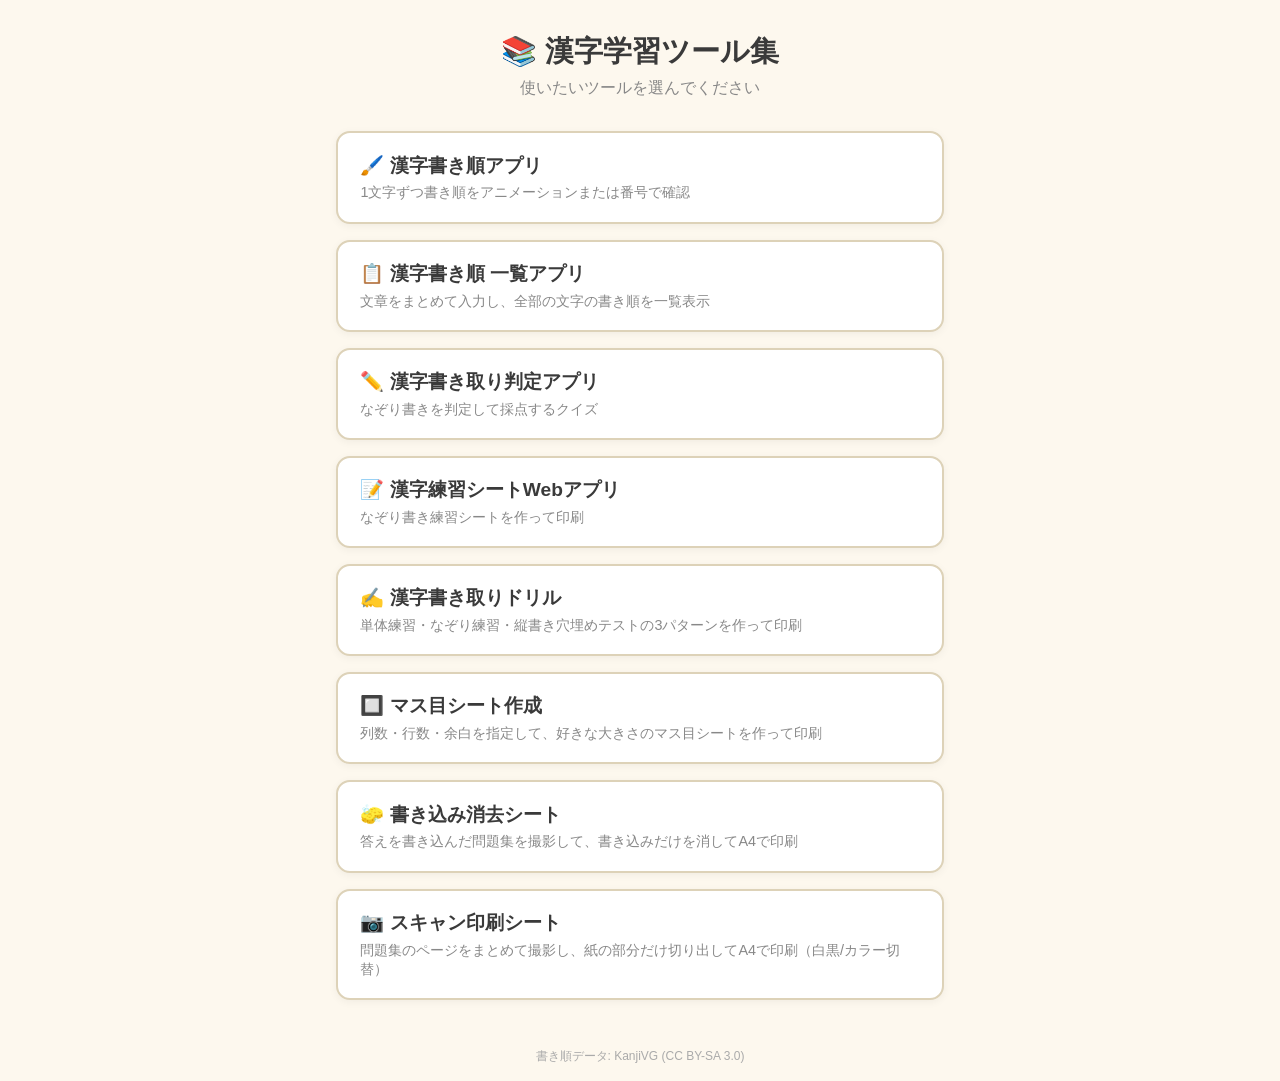
<file: index.html>
<!DOCTYPE html>
<html lang="ja">
<head>
<meta charset="UTF-8">
<meta name="viewport" content="width=device-width, initial-scale=1.0">
<title>漢字学習ツール集</title>
<style>
  :root {
    --bg: #fdf8ee;
    --accent: #ff8a3d;
    --ink: #3a3a3a;
    --line: #ddd2b8;
    --card: #ffffff;
  }
  * { box-sizing: border-box; }
  body {
    margin: 0;
    font-family: "Hiragino Maru Gothic ProN", "Yu Gothic", "Meiryo", sans-serif;
    background: var(--bg);
    color: var(--ink);
    min-height: 100vh;
  }
  header {
    text-align: center;
    padding: 2rem 1rem 1rem;
  }
  header h1 { margin: 0; font-size: 1.8rem; }
  header p { color: #888; margin-top: 0.4rem; }
  main {
    max-width: 640px;
    margin: 0 auto;
    padding: 0 1rem 2rem;
    display: grid;
    gap: 1rem;
  }
  a.card {
    display: block;
    background: var(--card);
    border: 2px solid var(--line);
    border-radius: 14px;
    padding: 1.2rem 1.4rem;
    text-decoration: none;
    color: var(--ink);
    box-shadow: 0 2px 8px rgba(0,0,0,0.05);
  }
  a.card:hover { border-color: var(--accent); }
  a.card h2 { margin: 0 0 0.3rem; font-size: 1.2rem; }
  a.card p { margin: 0; color: #888; font-size: 0.9rem; }
  footer {
    text-align: center;
    font-size: 0.75rem;
    color: #aaa;
    padding: 1rem;
  }
</style>
</head>
<body>
  <header>
    <h1>📚 漢字学習ツール集</h1>
    <p>使いたいツールを選んでください</p>
  </header>
  <main>
    <a class="card" href="shojun/">
      <h2>🖌️ 漢字書き順アプリ</h2>
      <p>1文字ずつ書き順をアニメーションまたは番号で確認</p>
    </a>
    <a class="card" href="shojun-ichiran/">
      <h2>📋 漢字書き順 一覧アプリ</h2>
      <p>文章をまとめて入力し、全部の文字の書き順を一覧表示</p>
    </a>
    <a class="card" href="hantei/">
      <h2>✏️ 漢字書き取り判定アプリ</h2>
      <p>なぞり書きを判定して採点するクイズ</p>
    </a>
    <a class="card" href="renshu-sheet/">
      <h2>📝 漢字練習シートWebアプリ</h2>
      <p>なぞり書き練習シートを作って印刷</p>
    </a>
    <a class="card" href="kakitori-sheet/">
      <h2>✍️ 漢字書き取りドリル</h2>
      <p>単体練習・なぞり練習・縦書き穴埋めテストの3パターンを作って印刷</p>
    </a>
    <a class="card" href="masume-sheet/">
      <h2>🔲 マス目シート作成</h2>
      <p>列数・行数・余白を指定して、好きな大きさのマス目シートを作って印刷</p>
    </a>
    <a class="card" href="shoukyo-sheet/">
      <h2>🧽 書き込み消去シート</h2>
      <p>答えを書き込んだ問題集を撮影して、書き込みだけを消してA4で印刷</p>
    </a>
    <a class="card" href="scan-sheet/">
      <h2>📷 スキャン印刷シート</h2>
      <p>問題集のページをまとめて撮影し、紙の部分だけ切り出してA4で印刷（白黒/カラー切替）</p>
    </a>
  </main>
  <footer>書き順データ: KanjiVG (CC BY-SA 3.0)</footer>
</body>
</html>
</file>
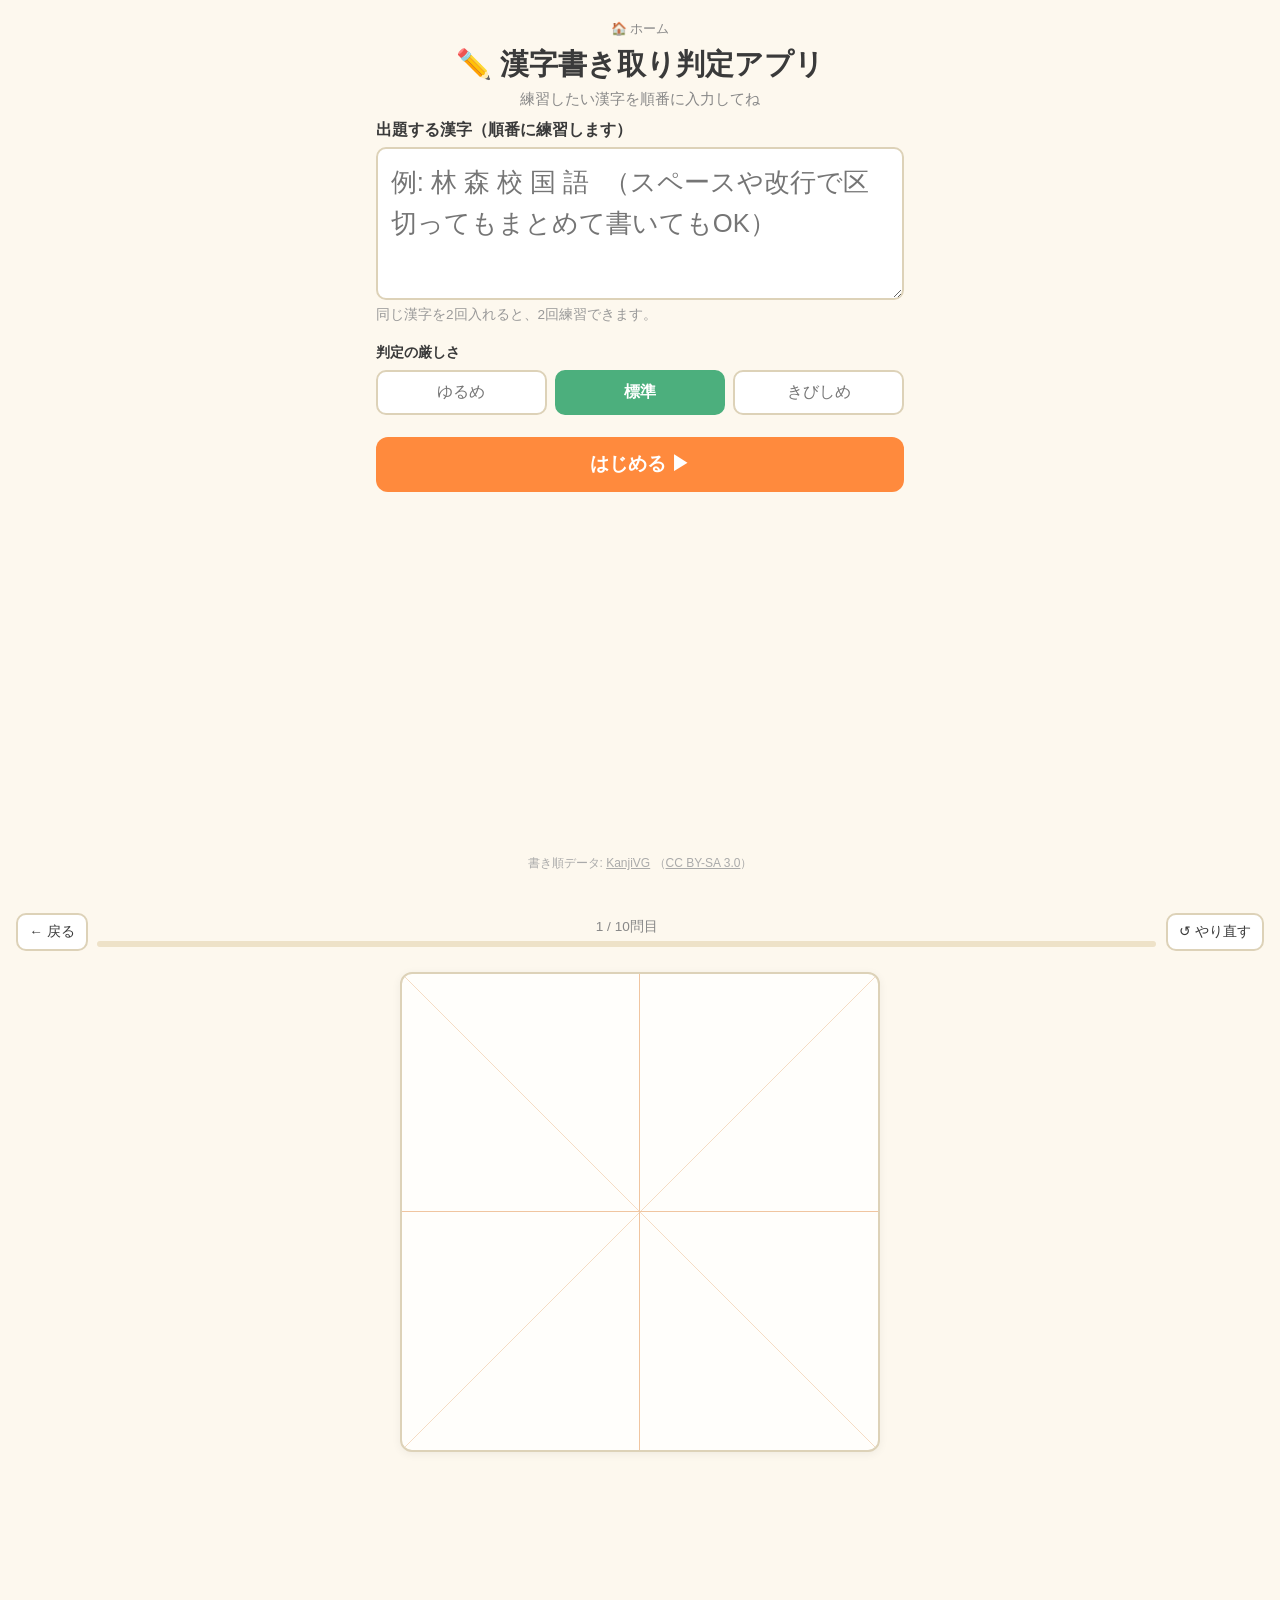
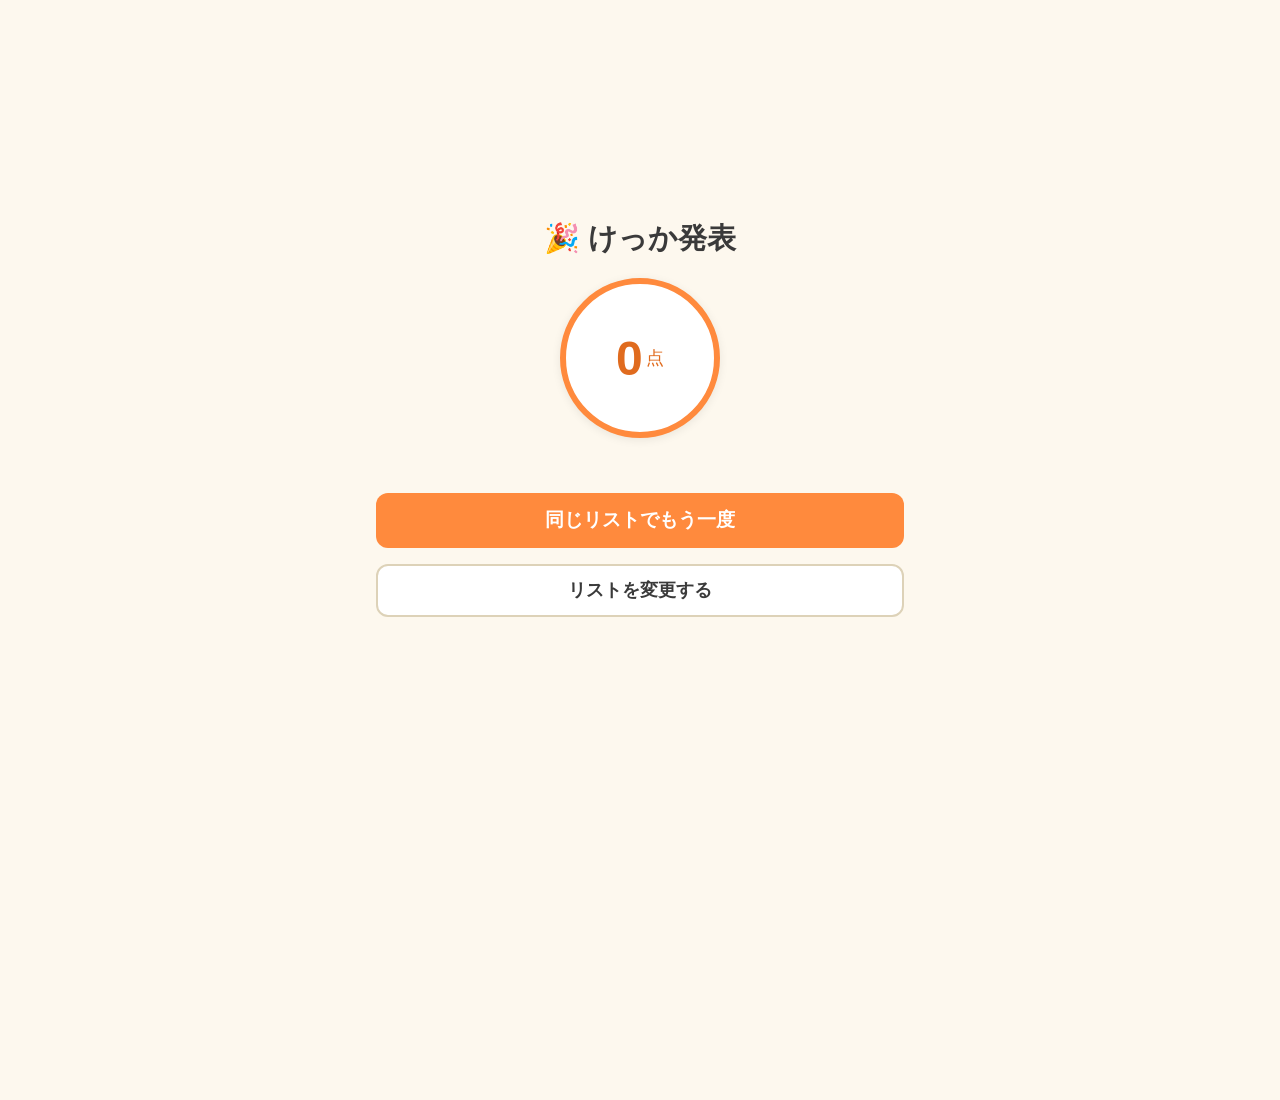
<file: hantei/index.html>
<!DOCTYPE html>
<html lang="ja">
<head>
<meta charset="UTF-8">
<meta name="viewport" content="width=device-width, initial-scale=1.0, maximum-scale=1.0, user-scalable=no, viewport-fit=cover">
<title>漢字書き取り判定アプリ</title>
<link rel="stylesheet" href="style.css">
</head>
<body>

  <!-- ① 出題リスト入力画面 -->
  <section id="screenSetup" class="screen">
    <header class="app-header">
      <a href="../" class="home-link">🏠 ホーム</a>
      <h1>✏️ 漢字書き取り判定アプリ</h1>
      <p class="subtitle">練習したい漢字を順番に入力してね</p>
    </header>

    <main class="setup-main">
      <label for="kanjiListInput" class="setup-label">出題する漢字（順番に練習します）</label>
      <textarea
        id="kanjiListInput"
        rows="3"
        placeholder="例: 林 森 校 国 語  （スペースや改行で区切ってもまとめて書いてもOK）"
      ></textarea>
      <p class="setup-hint">同じ漢字を2回入れると、2回練習できます。</p>

      <div class="setup-options">
        <span class="setup-options-label">判定の厳しさ</span>
        <div class="strictness-buttons" role="group" aria-label="判定の厳しさ">
          <button type="button" class="strictness-btn" data-level="loose">ゆるめ</button>
          <button type="button" class="strictness-btn active" data-level="normal">標準</button>
          <button type="button" class="strictness-btn" data-level="strict">きびしめ</button>
        </div>
      </div>

      <button id="startBtn" class="primary-btn">はじめる ▶</button>
      <p id="setupMessage" class="setup-message" hidden></p>
    </main>

    <footer class="app-footer">
      <p>書き順データ: <a href="http://kanjivg.tagaini.net/" target="_blank" rel="noopener">KanjiVG</a>
        （<a href="https://creativecommons.org/licenses/by-sa/3.0/" target="_blank" rel="noopener">CC BY-SA 3.0</a>）</p>
    </footer>
  </section>

  <!-- ② 出題（なぞり書き判定）画面 -->
  <section id="screenQuiz" class="screen" hidden>
    <header class="quiz-header">
      <button id="quitBtn" class="quit-btn" title="出題リストの編集に戻る">← 戻る</button>
      <div class="quiz-progress">
        <span id="quizProgressText">1 / 10問目</span>
        <div class="progress-bar"><div id="quizProgressFill" class="progress-fill"></div></div>
      </div>
      <button id="resetCharBtn" class="reset-btn" title="この漢字をやり直す">↺ やり直す</button>
    </header>

    <main class="quiz-main">
      <div id="kanjiStageWrap" class="kanji-stage-wrap">
        <div id="kanjiStage" class="kanji-stage" aria-live="polite"></div>
      </div>

      <p id="strokeInfo" class="stroke-info"></p>
      <p id="feedbackMessage" class="feedback-message" aria-live="assertive"></p>
    </main>
  </section>

  <!-- ③ 採点結果画面 -->
  <section id="screenResult" class="screen" hidden>
    <header class="app-header">
      <h1>🎉 けっか発表</h1>
    </header>

    <main class="result-main">
      <div class="score-circle">
        <span id="scoreNumber">0</span><span class="score-unit">点</span>
      </div>
      <p id="scoreSummaryText" class="score-summary-text"></p>

      <ul id="resultList" class="result-list"></ul>

      <div class="result-actions">
        <button id="retrySameBtn" class="primary-btn">同じリストでもう一度</button>
        <button id="backToSetupBtn" class="secondary-btn">リストを変更する</button>
      </div>
    </main>
  </section>

  <script src="script.js"></script>
</body>
</html>
</file>
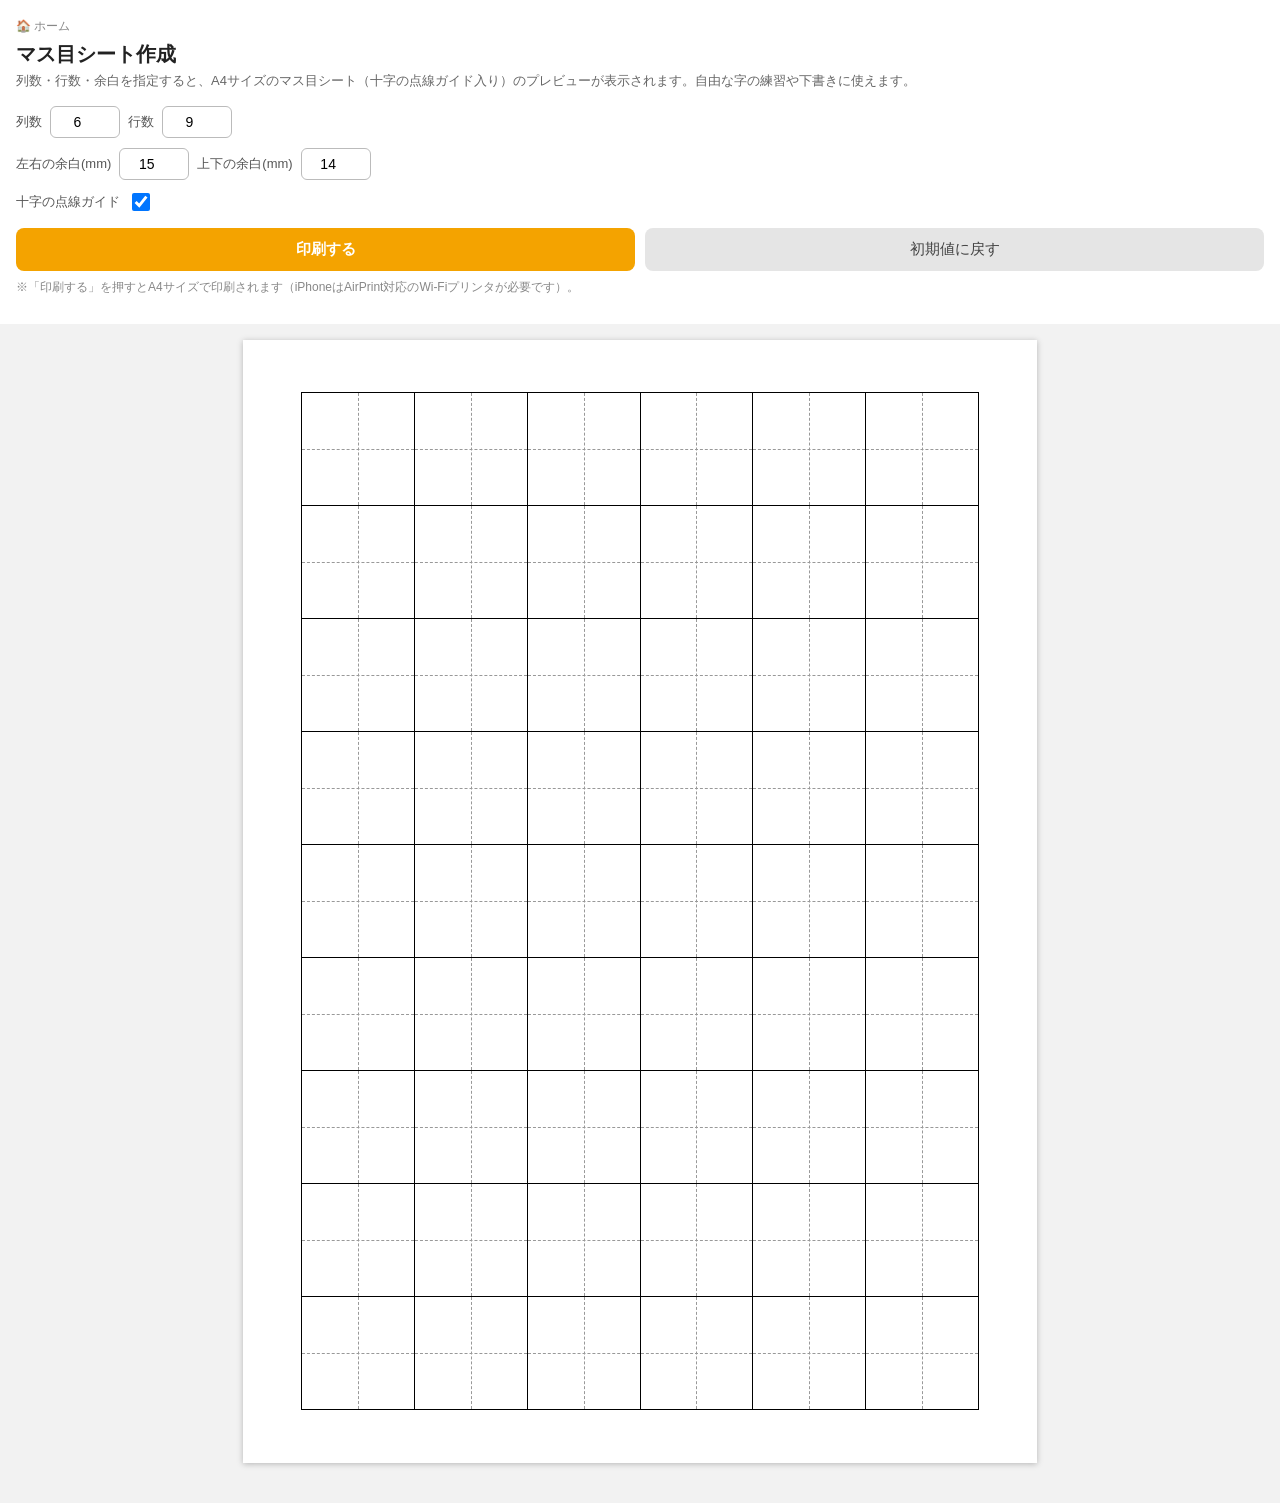
<file: masume-sheet/index.html>
<!DOCTYPE html>
<html lang="ja">
<head>
<meta charset="UTF-8">
<meta name="viewport" content="width=device-width, initial-scale=1.0">
<title>マス目シート作成</title>
<link rel="stylesheet" href="style.css">
</head>
<body>
  <div id="app">
    <header class="app-header no-print">
      <a href="../" class="home-link">🏠 ホーム</a>
      <h1>マス目シート作成</h1>
      <p class="sub">列数・行数・余白を指定すると、A4サイズのマス目シート（十字の点線ガイド入り）のプレビューが表示されます。自由な字の練習や下書きに使えます。</p>
    </header>

    <section class="input-area no-print">
      <div class="field-row">
        <label for="colsInput">列数</label>
        <input id="colsInput" type="number" min="1" max="20" value="6">
        <label for="rowsInput">行数</label>
        <input id="rowsInput" type="number" min="1" max="20" value="9">
      </div>
      <div class="field-row">
        <label for="marginXInput">左右の余白(mm)</label>
        <input id="marginXInput" type="number" min="0" max="50" step="0.5" value="15">
        <label for="marginYInput">上下の余白(mm)</label>
        <input id="marginYInput" type="number" min="0" max="50" step="0.5" value="14">
      </div>
      <div class="field-row">
        <label for="crossCheck">十字の点線ガイド</label>
        <input id="crossCheck" type="checkbox" checked>
      </div>
      <div class="actions">
        <button id="printBtn" class="primary">印刷する</button>
        <button id="resetBtn" class="secondary">初期値に戻す</button>
      </div>
      <p class="hint">※「印刷する」を押すとA4サイズで印刷されます（iPhoneはAirPrint対応のWi-Fiプリンタが必要です）。</p>
    </section>

    <section id="preview" class="preview-area"></section>
  </div>

  <script src="script.js"></script>
</body>
</html>
</file>
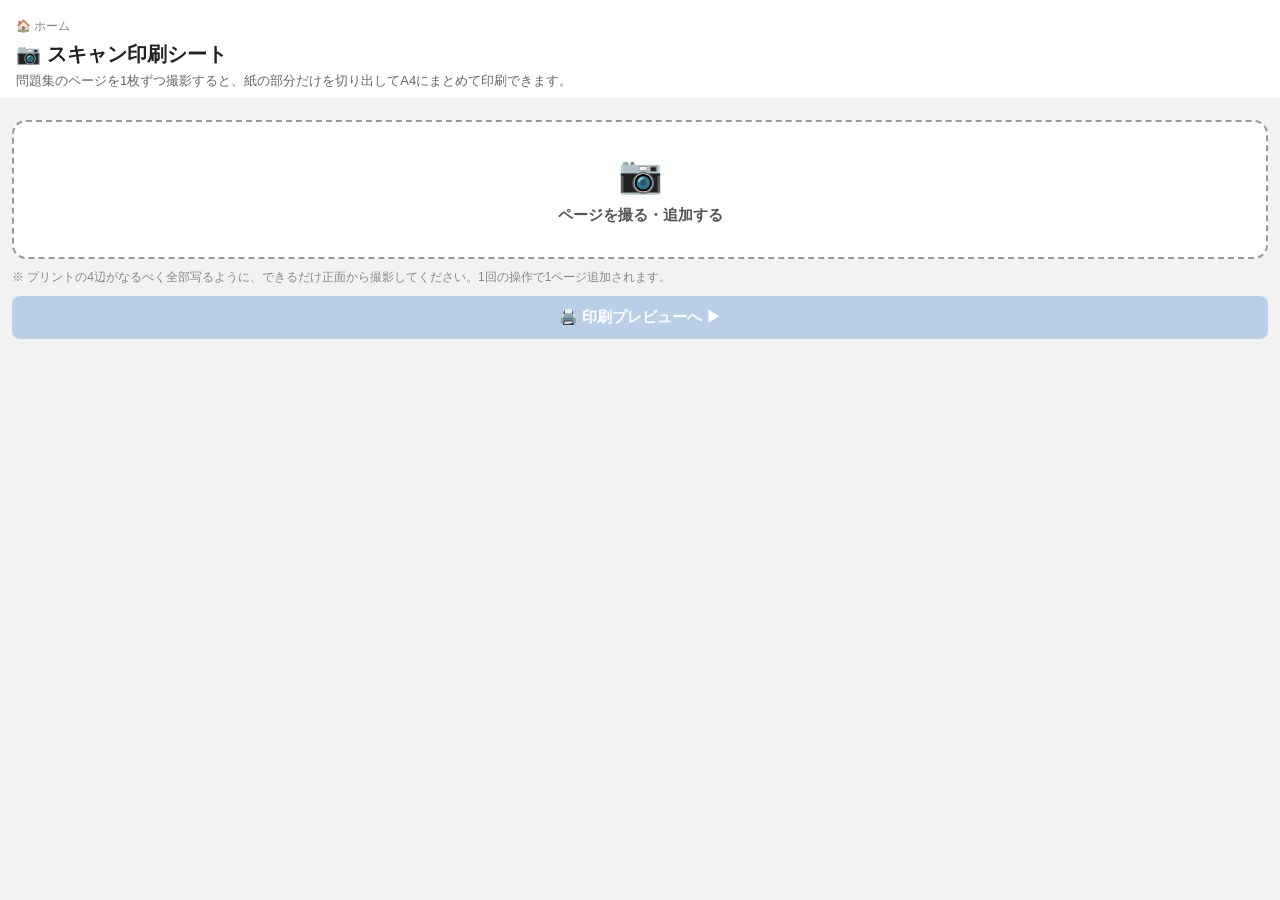
<file: scan-sheet/index.html>
<!DOCTYPE html>
<html lang="ja">
<head>
<meta charset="UTF-8">
<meta name="viewport" content="width=device-width, initial-scale=1.0, viewport-fit=cover">
<title>スキャン印刷シート</title>
<link rel="stylesheet" href="style.css">
</head>
<body>
<div id="app">

  <!-- ① ページ一覧・撮影 -->
  <section id="screenList" class="screen">
    <header class="app-header no-print">
      <a href="../" class="home-link">🏠 ホーム</a>
      <h1>📷 スキャン印刷シート</h1>
      <p class="sub">問題集のページを1枚ずつ撮影すると、紙の部分だけを切り出してA4にまとめて印刷できます。</p>
    </header>
    <main class="list-main">
      <div id="pageGrid" class="page-grid"></div>

      <label class="file-drop" for="fileInput">
        <span class="file-drop-icon">📷</span>
        <span class="file-drop-text">ページを撮る・追加する</span>
      </label>
      <input id="fileInput" type="file" accept="image/*" capture="environment" hidden>
      <p class="hint">※ プリントの4辺がなるべく全部写るように、できるだけ正面から撮影してください。1回の操作で1ページ追加されます。</p>

      <div class="actions">
        <button id="toPrintBtn" class="primary" type="button" disabled>🖨️ 印刷プレビューへ ▶</button>
      </div>
    </main>
  </section>

  <!-- ② かたむき補正・トリミング -->
  <section id="screenCrop" class="screen" hidden>
    <header class="quiz-header">
      <button id="cropBackBtn" class="back-btn" type="button">← 一覧に戻る</button>
      <h2 id="cropTitle">かたむき補正・切り出し</h2>
    </header>
    <main class="crop-main">
      <div class="crop-stage-wrap">
        <div id="cropStage" class="crop-stage">
          <canvas id="cropCanvas"></canvas>
          <div class="crop-dim" id="cropDim"></div>
          <div class="crop-box" id="cropBox">
            <div class="crop-handle" data-handle="tl"></div>
            <div class="crop-handle" data-handle="tr"></div>
            <div class="crop-handle" data-handle="bl"></div>
            <div class="crop-handle" data-handle="br"></div>
          </div>
        </div>
      </div>

      <div class="crop-controls">
        <div class="field-row">
          <button id="rotateLeftBtn" class="icon-btn" type="button" title="左に90度回転">↺ 90°</button>
          <button id="rotateRightBtn" class="icon-btn" type="button" title="右に90度回転">↻ 90°</button>
        </div>
        <div class="field-row">
          <label for="rotateSlider">かたむき補正</label>
          <input id="rotateSlider" type="range" min="-15" max="15" step="0.5" value="0">
          <span id="rotateValueLabel" class="value-label">0°</span>
        </div>
      </div>

      <div class="actions">
        <button id="cropNextBtn" class="primary" type="button">この範囲で確定 ▶</button>
      </div>
    </main>
  </section>

  <!-- ③ 印刷プレビュー -->
  <section id="screenPrint" class="screen" hidden>
    <header class="app-header no-print">
      <button id="printBackBtn" class="back-btn" type="button">← 一覧に戻る</button>
      <h2>印刷プレビュー</h2>
      <div class="mode-switch">
        <button id="modeBwBtn" class="mode-btn active" type="button">⬛ 白黒</button>
        <button id="modeColorBtn" class="mode-btn" type="button">🌈 カラー</button>
      </div>
      <button id="printBtn" class="primary" type="button">🖨️ 印刷する</button>
    </header>

    <section class="preview-area" id="previewArea"></section>

    <div class="actions no-print">
      <button id="restartBtn" class="secondary" type="button">最初からやり直す</button>
    </div>
  </section>

</div>
<script src="lib/jspdf.umd.min.js"></script>
<script src="script.js"></script>
</body>
</html>
</file>
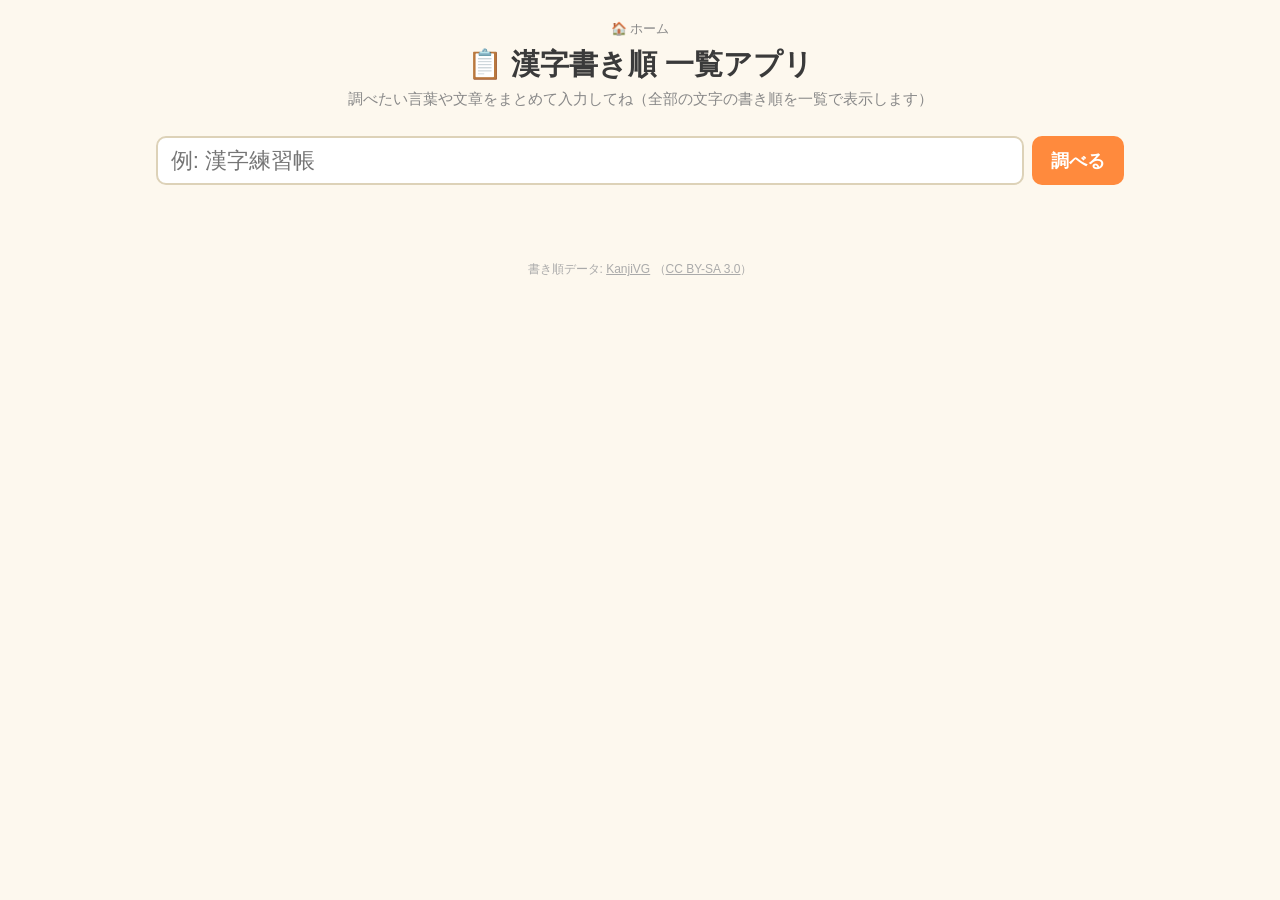
<file: shojun-ichiran/index.html>
<!DOCTYPE html>
<html lang="ja">
<head>
<meta charset="UTF-8">
<meta name="viewport" content="width=device-width, initial-scale=1.0">
<title>漢字書き順 一覧アプリ</title>
<link rel="stylesheet" href="style.css">
</head>
<body>
  <header class="app-header">
    <a href="../" class="home-link">🏠 ホーム</a>
    <h1>📋 漢字書き順 一覧アプリ</h1>
    <p class="subtitle">調べたい言葉や文章をまとめて入力してね（全部の文字の書き順を一覧で表示します）</p>
  </header>

  <main>
    <section class="input-area">
      <input
        id="textInput"
        type="text"
        placeholder="例: 漢字練習帳"
        autocomplete="off"
        enterkeyhint="search"
      >
      <button id="searchBtn">調べる</button>
    </section>

    <p id="message" class="message" hidden></p>

    <section id="resultGrid" class="result-grid"></section>
  </main>

  <footer class="app-footer">
    <p>書き順データ: <a href="http://kanjivg.tagaini.net/" target="_blank" rel="noopener">KanjiVG</a>
      （<a href="https://creativecommons.org/licenses/by-sa/3.0/" target="_blank" rel="noopener">CC BY-SA 3.0</a>）</p>
  </footer>

  <script src="script.js"></script>
</body>
</html>
</file>
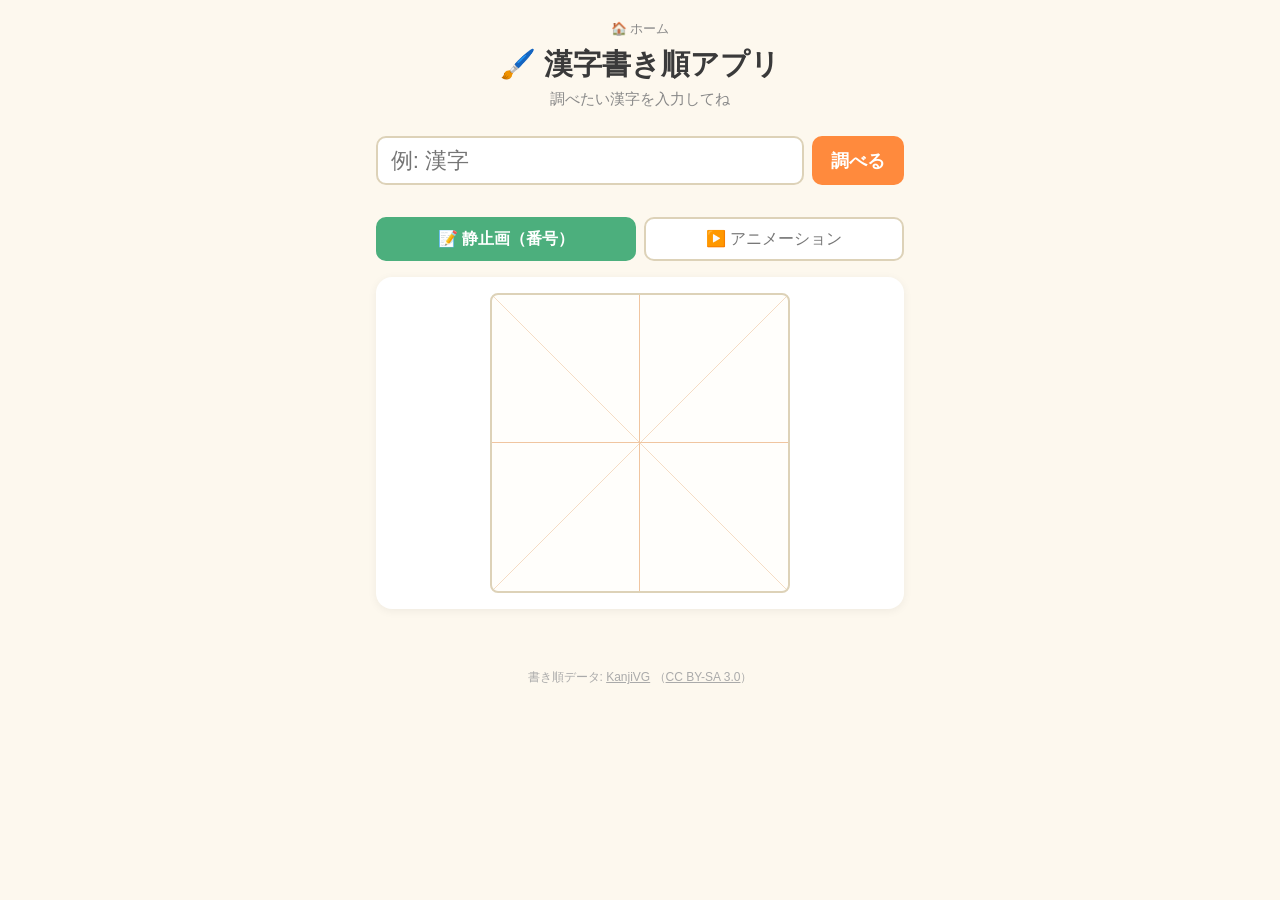
<file: shojun/index.html>
<!DOCTYPE html>
<html lang="ja">
<head>
<meta charset="UTF-8">
<meta name="viewport" content="width=device-width, initial-scale=1.0">
<title>漢字書き順アプリ</title>
<link rel="stylesheet" href="style.css">
</head>
<body>
  <header class="app-header">
    <a href="../" class="home-link">🏠 ホーム</a>
    <h1>🖌️ 漢字書き順アプリ</h1>
    <p class="subtitle">調べたい漢字を入力してね</p>
  </header>

  <main>
    <section class="input-area">
      <input
        id="kanjiInput"
        type="text"
        placeholder="例: 漢字"
        autocomplete="off"
        enterkeyhint="search"
      >
      <button id="searchBtn">調べる</button>
    </section>

    <nav id="charTabs" class="char-tabs" hidden></nav>

    <section class="mode-switch" role="tablist" aria-label="表示モード">
      <button id="modeStatic" class="mode-btn active" role="tab" aria-selected="true">
        📝 静止画（番号）
      </button>
      <button id="modeAnimate" class="mode-btn" role="tab" aria-selected="false">
        ▶️ アニメーション
      </button>
    </section>

    <section class="display-area">
      <div id="message" class="message" hidden></div>
      <div id="kanjiStage" class="kanji-stage" aria-live="polite"></div>
    </section>

    <section id="animControls" class="anim-controls" hidden>
      <div class="anim-buttons">
        <button id="btnRestart" title="最初から">⏮ 最初から</button>
        <button id="btnPrev" title="前の画へ">⏪ 前の画</button>
        <button id="btnPlayPause" title="再生・一時停止">▶️ 再生</button>
        <button id="btnNext" title="次の画へ">⏩ 次の画</button>
      </div>
      <div class="anim-options">
        <label class="speed-label">
          速さ
          <input id="speedRange" type="range" min="200" max="2000" step="100" value="700">
        </label>
        <label class="checkbox-label">
          <input id="showNumbersCheck" type="checkbox" checked>
          画数の番号を表示する
        </label>
      </div>
      <p id="strokeCount" class="stroke-count"></p>
    </section>
  </main>

  <footer class="app-footer">
    <p>書き順データ: <a href="http://kanjivg.tagaini.net/" target="_blank" rel="noopener">KanjiVG</a>
      （<a href="https://creativecommons.org/licenses/by-sa/3.0/" target="_blank" rel="noopener">CC BY-SA 3.0</a>）</p>
  </footer>

  <script src="script.js"></script>
</body>
</html>
</file>
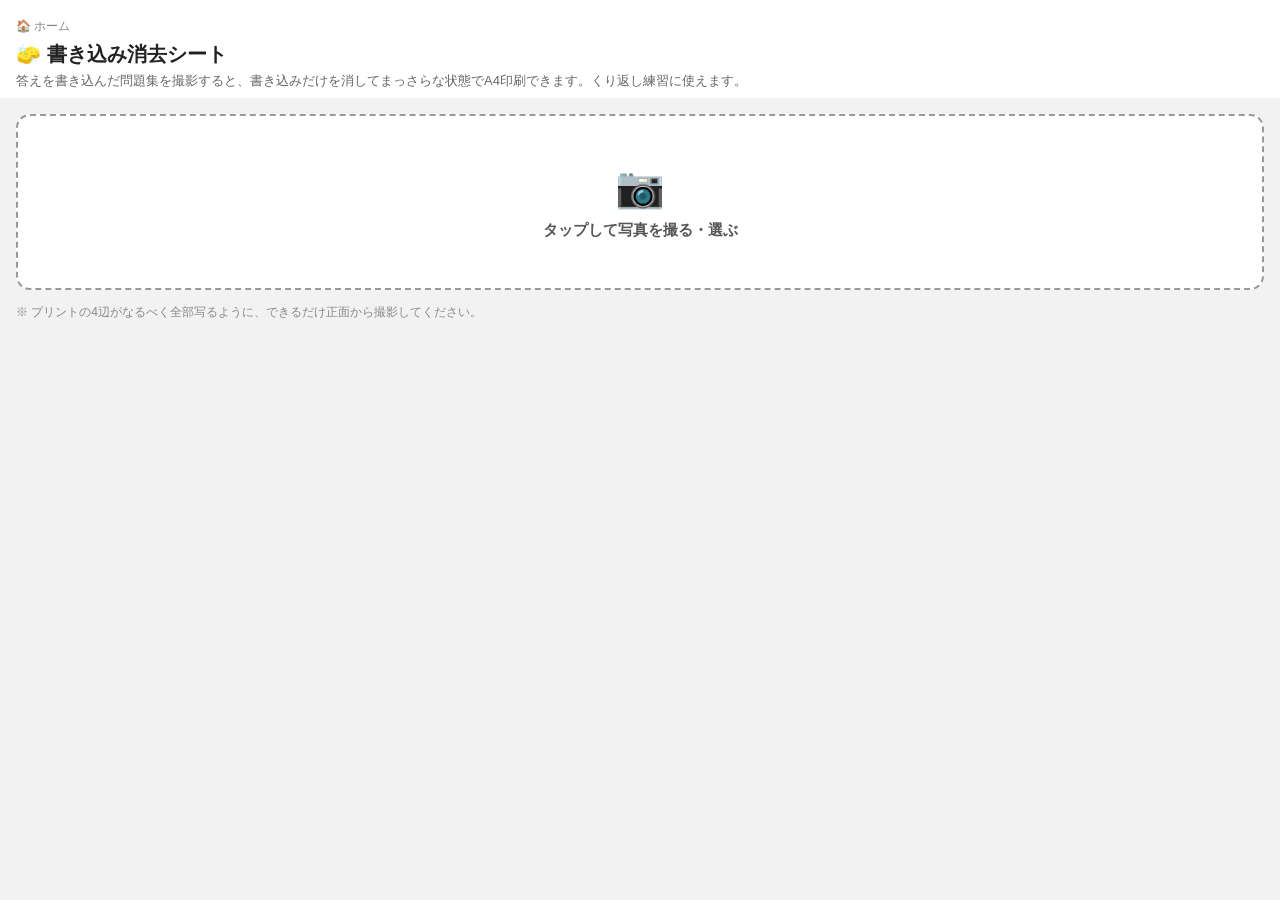
<file: shoukyo-sheet/index.html>
<!DOCTYPE html>
<html lang="ja">
<head>
<meta charset="UTF-8">
<meta name="viewport" content="width=device-width, initial-scale=1.0, viewport-fit=cover">
<title>書き込み消去シート</title>
<link rel="stylesheet" href="style.css">
</head>
<body>
<div id="app">

  <!-- ① 写真選択 -->
  <section id="screenLoad" class="screen">
    <header class="app-header no-print">
      <a href="../" class="home-link">🏠 ホーム</a>
      <h1>🧽 書き込み消去シート</h1>
      <p class="sub">答えを書き込んだ問題集を撮影すると、書き込みだけを消してまっさらな状態でA4印刷できます。くり返し練習に使えます。</p>
    </header>
    <main class="load-main">
      <label class="file-drop" for="fileInput">
        <span class="file-drop-icon">📷</span>
        <span class="file-drop-text">タップして写真を撮る・選ぶ</span>
      </label>
      <input id="fileInput" type="file" accept="image/*" capture="environment" hidden>
      <p class="hint">※ プリントの4辺がなるべく全部写るように、できるだけ正面から撮影してください。</p>
    </main>
  </section>

  <!-- ② かたむき補正・トリミング -->
  <section id="screenCrop" class="screen" hidden>
    <header class="quiz-header">
      <button id="cropBackBtn" class="back-btn" type="button">← 写真を選び直す</button>
      <h2>かたむき補正・切り出し</h2>
    </header>
    <main class="crop-main">
      <div id="cropStage" class="crop-stage">
        <canvas id="cropCanvas"></canvas>
        <div class="crop-dim" id="cropDim"></div>
        <div class="crop-box" id="cropBox">
          <div class="crop-handle" data-handle="tl"></div>
          <div class="crop-handle" data-handle="tr"></div>
          <div class="crop-handle" data-handle="bl"></div>
          <div class="crop-handle" data-handle="br"></div>
        </div>
      </div>

      <div class="crop-controls">
        <div class="field-row">
          <button id="rotateLeftBtn" class="icon-btn" type="button" title="左に90度回転">↺ 90°</button>
          <button id="rotateRightBtn" class="icon-btn" type="button" title="右に90度回転">↻ 90°</button>
        </div>
        <div class="field-row">
          <label for="rotateSlider">かたむき補正</label>
          <input id="rotateSlider" type="range" min="-15" max="15" step="0.5" value="0">
          <span id="rotateValueLabel" class="value-label">0°</span>
        </div>
      </div>

      <p class="hint">枠の四すみをドラッグして、プリント部分だけを囲んでください。</p>
      <div class="actions">
        <button id="cropNextBtn" class="primary" type="button">この範囲で次へ ▶</button>
      </div>
    </main>
  </section>

  <!-- ③ 書き込み消去 -->
  <section id="screenErase" class="screen" hidden>
    <header class="quiz-header">
      <button id="eraseBackBtn" class="back-btn" type="button">← 切り出しに戻る</button>
      <h2>書き込み消去</h2>
    </header>
    <main class="erase-main">
      <div id="eraseStage" class="erase-stage">
        <canvas id="eraseCanvas"></canvas>
        <div id="loadingOverlay" class="loading-overlay" hidden><span>消去中…</span></div>
        <p id="pickGuide" class="pick-guide" hidden>👆 消したい書き込みの部分を、画像の上でタップしてください</p>
      </div>

      <div class="actions">
        <button id="eraseBtn" class="primary big" type="button">🧽 書き込み消去</button>
      </div>
      <p id="eraseHint" class="hint">ボタンを押して、消したい書き込みの色を1か所タップしてください。</p>

      <details class="advanced">
        <summary>くわしい設定</summary>
        <div class="field-row">
          <label for="toleranceSlider">消す範囲の広さ</label>
          <input id="toleranceSlider" type="range" min="5" max="80" step="1" value="30">
        </div>
        <div id="colorChips" class="color-chips"></div>

        <div class="field-row">
          <button id="brushModeBtn" class="secondary" type="button">🖌️ 手で消す（消しゴム）</button>
          <label for="brushSizeSlider">ふとさ</label>
          <input id="brushSizeSlider" type="range" min="5" max="60" step="1" value="20">
        </div>
        <p class="hint small">消しゴムモード中は、消したい部分を直接なぞってください。もう一度押すと解除されます。</p>

        <div class="field-row">
          <button id="undoBtn" class="secondary" type="button">↺ ひとつ前に戻す</button>
          <button id="resetEraseBtn" class="secondary" type="button">最初の状態に戻す</button>
        </div>
      </details>

      <div class="actions">
        <button id="toPrintBtn" class="primary" type="button">印刷画面へ ▶</button>
      </div>
    </main>
  </section>

  <!-- ④ 印刷 -->
  <section id="screenPrint" class="screen" hidden>
    <header class="app-header no-print">
      <h2>印刷プレビュー</h2>
    </header>

    <section class="preview-area">
      <div class="sheet-page" id="printPage">
        <img id="printImage" alt="消去後のシート">
      </div>
    </section>

    <div class="actions no-print">
      <button id="printBtn" class="primary" type="button">🖨️ 印刷する</button>
      <button id="saveImageBtn" class="secondary" type="button">💾 画像を保存</button>
      <button id="restartBtn" class="secondary" type="button">別の写真でやり直す</button>
    </div>
    <p class="hint no-print">※「印刷する」を押すとA4サイズで印刷されます（iPhoneはAirPrint対応のWi-Fiプリンタが必要です）。</p>
  </section>

</div>
<script src="script.js"></script>
</body>
</html>
</file>
<file: hantei/style.css>
:root {
  --bg: #fdf8ee;
  --accent: #ff8a3d;
  --accent-dark: #e06b1e;
  --green: #4caf7d;
  --green-dark: #389463;
  --red: #e0524d;
  --red-dark: #c43e3a;
  --ink: #3a3a3a;
  --line: #ddd2b8;
  --card: #ffffff;
  --gray-stroke: #c9c2b2;
}

* {
  box-sizing: border-box;
  -webkit-tap-highlight-color: transparent;
}

html, body {
  margin: 0;
  font-family: "Hiragino Maru Gothic ProN", "Yu Gothic", "Meiryo", sans-serif;
  background: var(--bg);
  color: var(--ink);
  min-height: 100vh;
  -webkit-user-select: none;
  user-select: none;
  -webkit-touch-callout: none;
  overscroll-behavior: none;
}

.screen {
  min-height: 100vh;
  display: flex;
  flex-direction: column;
}

.app-header {
  text-align: center;
  padding: 1.2rem 1rem 0.6rem;
}

.app-header h1 {
  margin: 0;
  font-size: 1.8rem;
}

.home-link {
  display: inline-block;
  margin-bottom: 0.4rem;
  font-size: 0.8rem;
  color: #888;
  text-decoration: none;
}
.home-link:hover { text-decoration: underline; }

.subtitle {
  margin: 0.3rem 0 0;
  color: #888;
  font-size: 0.95rem;
}

/* ===== 出題リスト入力画面 ===== */

.setup-main {
  max-width: 560px;
  width: 100%;
  margin: 0 auto;
  padding: 0 1rem 2rem;
  flex: 1;
  display: flex;
  flex-direction: column;
}

.setup-label {
  font-weight: bold;
  margin-bottom: 0.4rem;
}

#kanjiListInput {
  font-size: 1.6rem;
  line-height: 1.6;
  padding: 0.8rem;
  border: 2px solid var(--line);
  border-radius: 10px;
  outline: none;
  resize: vertical;
  font-family: inherit;
  -webkit-user-select: text;
  user-select: text;
}

#kanjiListInput:focus {
  border-color: var(--accent);
}

.setup-hint {
  margin: 0.4rem 0 1.2rem;
  color: #999;
  font-size: 0.85rem;
}

.setup-options {
  display: flex;
  flex-direction: column;
  gap: 0.5rem;
  margin-bottom: 1.4rem;
}

.setup-options-label {
  font-weight: bold;
  font-size: 0.9rem;
}

.strictness-buttons {
  display: flex;
  gap: 0.5rem;
}

.strictness-btn {
  flex: 1;
  font-size: 1rem;
  padding: 0.6rem 0.4rem;
  border: 2px solid var(--line);
  border-radius: 10px;
  background: var(--card);
  cursor: pointer;
  color: #777;
}

.strictness-btn.active {
  border-color: var(--green);
  background: var(--green);
  color: white;
  font-weight: bold;
}

.primary-btn {
  font-size: 1.2rem;
  padding: 0.9rem 1rem;
  border: none;
  border-radius: 12px;
  background: var(--accent);
  color: white;
  font-weight: bold;
  cursor: pointer;
}

.primary-btn:hover {
  background: var(--accent-dark);
}

.secondary-btn {
  font-size: 1.1rem;
  padding: 0.8rem 1rem;
  border: 2px solid var(--line);
  border-radius: 12px;
  background: var(--card);
  color: var(--ink);
  font-weight: bold;
  cursor: pointer;
  margin-top: 0.6rem;
}

.setup-message {
  margin-top: 0.8rem;
  color: var(--red-dark);
  font-size: 0.9rem;
}

.app-footer {
  text-align: center;
  font-size: 0.75rem;
  color: #aaa;
  padding: 1rem;
}

.app-footer a {
  color: #aaa;
}

/* ===== 出題画面 ===== */

.quiz-header {
  display: flex;
  align-items: center;
  gap: 0.6rem;
  padding: 0.8rem 1rem;
}

.quit-btn, .reset-btn {
  font-size: 0.85rem;
  padding: 0.5rem 0.7rem;
  border: 2px solid var(--line);
  border-radius: 10px;
  background: var(--card);
  color: var(--ink);
  cursor: pointer;
  white-space: nowrap;
}

.quiz-progress {
  flex: 1;
  text-align: center;
}

#quizProgressText {
  font-size: 0.85rem;
  color: #888;
}

.progress-bar {
  height: 6px;
  background: #eee2c8;
  border-radius: 4px;
  margin-top: 0.3rem;
  overflow: hidden;
}

.progress-fill {
  height: 100%;
  width: 0%;
  background: var(--green);
  transition: width 0.3s ease;
}

.quiz-main {
  flex: 1;
  display: flex;
  flex-direction: column;
  align-items: center;
  justify-content: flex-start;
  padding: 0.5rem 1rem 2rem;
}

.kanji-stage-wrap {
  width: min(78vw, 78vh, 480px);
  aspect-ratio: 1 / 1;
}

.kanji-stage {
  width: 100%;
  height: 100%;
  background-color: #fffefb;
  background-image:
    linear-gradient(to right, transparent calc(50% - 0.5px), #f0c5a0 calc(50% - 0.5px), #f0c5a0 calc(50% + 0.5px), transparent calc(50% + 0.5px)),
    linear-gradient(to bottom, transparent calc(50% - 0.5px), #f0c5a0 calc(50% - 0.5px), #f0c5a0 calc(50% + 0.5px), transparent calc(50% + 0.5px)),
    linear-gradient(135deg, transparent calc(50% - 0.5px), #f5dcc4 calc(50% - 0.5px), #f5dcc4 calc(50% + 0.5px), transparent calc(50% + 0.5px)),
    linear-gradient(45deg, transparent calc(50% - 0.5px), #f5dcc4 calc(50% - 0.5px), #f5dcc4 calc(50% + 0.5px), transparent calc(50% + 0.5px));
  border: 2px solid var(--line);
  border-radius: 12px;
  box-shadow: 0 2px 10px rgba(0, 0, 0, 0.06);
  position: relative;
  touch-action: none;
}

.kanji-stage.shake {
  animation: shake 0.35s ease;
}

@keyframes shake {
  0%, 100% { transform: translateX(0); }
  20% { transform: translateX(-8px); }
  40% { transform: translateX(7px); }
  60% { transform: translateX(-5px); }
  80% { transform: translateX(3px); }
}

.kanji-stage svg {
  width: 100%;
  height: 100%;
  display: block;
  touch-action: none;
}

.kanji-stage .loading {
  margin: 0;
  width: 100%;
  height: 100%;
  display: flex;
  align-items: center;
  justify-content: center;
  color: #aaa;
  font-size: 0.95rem;
}

.stroke-path-template {
  fill: none;
  stroke: var(--gray-stroke);
  stroke-width: 3.4;
  stroke-linecap: round;
  stroke-linejoin: round;
}

.stroke-path-done {
  fill: none;
  stroke: var(--green-dark);
  stroke-width: 3.4;
  stroke-linecap: round;
  stroke-linejoin: round;
  opacity: 0;
}

.stroke-path-done.show {
  opacity: 1;
  animation: pop 0.25s ease;
}

@keyframes pop {
  0% { opacity: 0; stroke-width: 7; }
  100% { opacity: 1; stroke-width: 3.4; }
}

.user-trace-path {
  fill: none;
  stroke: var(--accent);
  stroke-width: 4;
  stroke-linecap: round;
  stroke-linejoin: round;
  opacity: 0.9;
}

.user-trace-path.wrong {
  stroke: var(--red);
}

.hint-dot {
  fill: #3a8bd6;
  opacity: 0;
}

.hint-dot.show {
  opacity: 0.85;
  animation: hintPulse 1s ease-in-out infinite;
}

@keyframes hintPulse {
  0%, 100% { r: 4; opacity: 0.55; }
  50% { r: 6.5; opacity: 0.95; }
}

.stroke-info {
  margin: 0.8rem 0 0;
  color: #888;
  font-size: 0.9rem;
}

.feedback-message {
  min-height: 1.6rem;
  margin: 0.4rem 0 0;
  font-size: 1.15rem;
  font-weight: bold;
  color: var(--red-dark);
  text-align: center;
}

.feedback-message.success {
  color: var(--green-dark);
}

/* ===== 採点結果画面 ===== */

.result-main {
  max-width: 560px;
  width: 100%;
  margin: 0 auto;
  padding: 0 1rem 2rem;
  flex: 1;
  display: flex;
  flex-direction: column;
  align-items: center;
}

.score-circle {
  width: 160px;
  height: 160px;
  border-radius: 50%;
  background: var(--card);
  border: 6px solid var(--accent);
  display: flex;
  align-items: center;
  justify-content: center;
  margin: 0.6rem 0 1rem;
  box-shadow: 0 2px 10px rgba(0, 0, 0, 0.08);
}

#scoreNumber {
  font-size: 3rem;
  font-weight: bold;
  color: var(--accent-dark);
}

.score-unit {
  font-size: 1.1rem;
  color: var(--accent-dark);
  margin-left: 0.2rem;
}

.score-summary-text {
  text-align: center;
  color: #777;
  margin: 0 0 1.2rem;
}

.result-list {
  list-style: none;
  margin: 0 0 1.2rem;
  padding: 0;
  width: 100%;
  display: flex;
  flex-direction: column;
  gap: 0.5rem;
}

.result-list li {
  display: flex;
  align-items: center;
  gap: 0.8rem;
  background: var(--card);
  border-radius: 10px;
  padding: 0.6rem 0.9rem;
  box-shadow: 0 1px 6px rgba(0, 0, 0, 0.05);
}

.result-mark {
  font-size: 1.4rem;
  width: 1.6rem;
  text-align: center;
}

.result-char {
  font-size: 1.8rem;
  width: 2rem;
  text-align: center;
}

.result-detail {
  flex: 1;
  color: #888;
  font-size: 0.9rem;
}

.result-actions {
  display: flex;
  flex-direction: column;
  width: 100%;
  gap: 0.4rem;
}
</file>
<file: masume-sheet/style.css>
:root {
  --accent: #F4A300;
  --line: #999;
}

* { box-sizing: border-box; }

body {
  margin: 0;
  font-family: "Hiragino Sans", "Yu Gothic", sans-serif;
  background: #f2f2f2;
  color: #222;
}

#app { max-width: 100%; }

.app-header {
  padding: 16px 16px 8px;
  background: #fff;
}
.app-header h1 { margin: 0 0 4px; font-size: 20px; }
.app-header .sub { margin: 0; font-size: 13px; color: #666; }
.home-link {
  display: inline-block;
  margin-bottom: 6px;
  font-size: 12px;
  color: #888;
  text-decoration: none;
}
.home-link:hover { text-decoration: underline; }

.input-area {
  padding: 8px 16px 16px;
  background: #fff;
}

.field-row {
  display: flex;
  align-items: center;
  gap: 8px;
  margin-bottom: 10px;
  flex-wrap: wrap;
}
.field-row label { font-size: 13px; color: #555; }
.field-row input[type="number"] {
  width: 70px;
  height: 32px;
  text-align: center;
  font-size: 14px;
  border: 1px solid #bbb;
  border-radius: 6px;
}
.field-row input[type="checkbox"] {
  width: 18px;
  height: 18px;
}

.actions { display: flex; gap: 10px; margin-top: 14px; }
.actions button {
  flex: 1;
  padding: 12px;
  font-size: 15px;
  border-radius: 8px;
  border: none;
}
.actions .primary { background: var(--accent); color: #fff; font-weight: bold; }
.actions .secondary { background: #e5e5e5; color: #444; }
.hint { font-size: 12px; color: #888; margin-top: 8px; }

.preview-area {
  display: flex;
  flex-direction: column;
  align-items: center;
  gap: 16px;
  padding: 16px 0 40px;
  overflow-x: auto;
}

.sheet-page {
  width: 21cm;
  height: 29.7cm;
  background: #fff;
  box-shadow: 0 1px 6px rgba(0,0,0,0.25);
  flex-shrink: 0;
  display: flex;
  align-items: center;
  justify-content: center;
}

.grid-sheet {
  display: grid;
  border-top: 1px solid #000;
  border-left: 1px solid #000;
}

.grid-cell {
  border-right: 1px solid #000;
  border-bottom: 1px solid #000;
  position: relative;
}

.grid-cell.cross::before {
  content: "";
  position: absolute;
  left: 50%;
  top: 0;
  bottom: 0;
  border-left: 1px dashed var(--line);
}
.grid-cell.cross::after {
  content: "";
  position: absolute;
  top: 50%;
  left: 0;
  right: 0;
  border-top: 1px dashed var(--line);
}

.no-print { }

@media print {
  body { background: #fff; }
  .no-print { display: none !important; }
  .preview-area { padding: 0; gap: 0; overflow: visible; }
  .sheet-page { box-shadow: none; margin: 0; }
}

@page {
  size: A4 portrait;
  margin: 0;
}
</file>
<file: scan-sheet/style.css>
:root {
  --accent: #4a90d9;
  --line: #999;
  --danger: #e35b5b;
}

* { box-sizing: border-box; }

body {
  margin: 0;
  font-family: "Hiragino Sans", "Yu Gothic", sans-serif;
  background: #f2f2f2;
  color: #222;
}

#app { max-width: 100%; }

.app-header {
  padding: 16px 16px 8px;
  background: #fff;
}
.app-header h1 { margin: 0 0 4px; font-size: 20px; }
.app-header h2 { margin: 0; font-size: 18px; }
.app-header .sub { margin: 0; font-size: 13px; color: #666; }
.home-link {
  display: inline-block;
  margin-bottom: 6px;
  font-size: 12px;
  color: #888;
  text-decoration: none;
}
.home-link:hover { text-decoration: underline; }

.quiz-header {
  display: flex;
  align-items: center;
  gap: 10px;
  padding: 12px 16px;
  background: #fff;
  border-bottom: 1px solid #eee;
}
.quiz-header h2 { margin: 0; font-size: 16px; flex: 1; text-align: center; }
.back-btn {
  border: none;
  background: none;
  color: #666;
  font-size: 13px;
  padding: 6px 4px;
}

.list-main, .crop-main {
  padding: 12px;
  display: flex;
  flex-direction: column;
  gap: 10px;
}

.file-drop {
  display: flex;
  flex-direction: column;
  align-items: center;
  justify-content: center;
  gap: 10px;
  padding: 32px 16px;
  background: #fff;
  border: 2px dashed var(--line);
  border-radius: 14px;
  cursor: pointer;
}
.file-drop-icon { font-size: 36px; }
.file-drop-text { font-size: 15px; color: #555; font-weight: bold; }

.hint { font-size: 12px; color: #888; margin: 0; }

.field-row {
  display: flex;
  align-items: center;
  gap: 8px;
  flex-wrap: wrap;
}
.field-row label { font-size: 13px; color: #555; }
.field-row input[type="range"] { flex: 1; min-width: 100px; }
.value-label { font-size: 13px; color: #555; min-width: 2.5em; }

.icon-btn {
  padding: 8px 14px;
  font-size: 14px;
  border-radius: 8px;
  border: 1px solid #ccc;
  background: #fff;
}

.actions { display: flex; gap: 10px; }
.actions button {
  flex: 1;
  padding: 12px;
  font-size: 15px;
  border-radius: 8px;
  border: none;
}
.actions .primary { background: var(--accent); color: #fff; font-weight: bold; }
.actions .primary:disabled { background: #b9cfe8; }
.actions .secondary { background: #e5e5e5; color: #444; }

.crop-controls { display: flex; flex-direction: column; gap: 6px; }

.crop-stage-wrap {
  display: flex;
  justify-content: center;
  min-width: 0;
}

/* 写真が縦長の場合、幅いっぱいに表示すると操作ボタンが画面下に
   隠れてしまうため、高さに上限を設けてキャンバスを縮小表示する。
   crop-stageはキャンバスの実寸にぴったり合わせて(余白なしで)
   shrink-wrapさせ、枠ドラッグの%座標計算とズレないようにする。 */
.crop-stage {
  position: relative;
  display: inline-block;
  max-width: 100%;
  background: #222;
  border-radius: 10px;
  overflow: hidden;
  touch-action: none;
  line-height: 0;
}
.crop-stage canvas {
  display: block;
  max-width: 100%;
  max-height: 42vh;
  width: auto;
  height: auto;
}

.crop-dim {
  position: absolute;
  inset: 0;
  background: rgba(0, 0, 0, 0.55);
  pointer-events: none;
}

.crop-box {
  position: absolute;
  left: 4%;
  top: 4%;
  width: 92%;
  height: 92%;
  border: 2px solid var(--accent);
  cursor: move;
}

.crop-handle {
  position: absolute;
  width: 26px;
  height: 26px;
  margin: -13px;
  border-radius: 50%;
  background: var(--accent);
  border: 2px solid #fff;
  touch-action: none;
}
.crop-handle[data-handle="tl"] { left: 0; top: 0; }
.crop-handle[data-handle="tr"] { left: 100%; top: 0; }
.crop-handle[data-handle="bl"] { left: 0; top: 100%; }
.crop-handle[data-handle="br"] { left: 100%; top: 100%; }

/* ページ一覧 */

.page-grid {
  display: grid;
  grid-template-columns: repeat(auto-fill, minmax(120px, 1fr));
  gap: 10px;
}

.page-card {
  background: #fff;
  border: 1px solid #ddd;
  border-radius: 10px;
  padding: 6px;
  position: relative;
}

.page-num {
  position: absolute;
  top: 8px;
  left: 8px;
  background: rgba(0,0,0,0.6);
  color: #fff;
  font-size: 11px;
  font-weight: bold;
  padding: 1px 6px;
  border-radius: 10px;
  z-index: 1;
}

.page-thumb {
  display: block;
  width: 100%;
  height: 120px;
  object-fit: contain;
  background: #eee;
  border-radius: 6px;
  cursor: pointer;
}

.page-card-actions {
  display: flex;
  gap: 4px;
  margin-top: 6px;
}
.mini-btn {
  flex: 1;
  padding: 6px 0;
  font-size: 13px;
  border-radius: 6px;
  border: 1px solid #ccc;
  background: #fafafa;
}
.mini-btn:disabled { opacity: 0.35; }
.mini-btn.danger { color: var(--danger); border-color: #f0c4c4; }

/* 印刷プレビュー */

.mode-switch {
  display: flex;
  gap: 8px;
  margin-top: 10px;
}

#printBtn {
  display: block;
  width: 100%;
  margin-top: 10px;
  padding: 12px;
  font-size: 15px;
  font-weight: bold;
  border: none;
  border-radius: 8px;
  background: var(--accent);
  color: #fff;
}
#printBtn:disabled { background: #b9cfe8; }
.mode-btn {
  flex: 1;
  padding: 10px;
  font-size: 14px;
  border-radius: 8px;
  border: 1px solid #ccc;
  background: #f5f5f5;
  color: #555;
}
.mode-btn.active {
  background: var(--accent);
  border-color: var(--accent);
  color: #fff;
  font-weight: bold;
}

.preview-area {
  display: flex;
  flex-direction: column;
  align-items: center;
  gap: 16px;
  padding: 16px 0 40px;
  overflow-x: auto;
}

.sheet-page {
  /* 実際の印刷はjsPDFが生成する本物のPDFページに基づくため、ここの寸法は
     画面プレビュー専用。スマホ画面からはみ出さないよう、A4比率(210:297)を
     保ったまま画面幅に収まるサイズで表示する。 */
  width: min(85vw, 360px);
  aspect-ratio: 210 / 297;
  background: #fff;
  box-shadow: 0 1px 6px rgba(0, 0, 0, 0.25);
  flex-shrink: 0;
  display: flex;
  align-items: center;
  justify-content: center;
  padding: 4%;
}
.sheet-page img {
  max-width: 100%;
  max-height: 100%;
  object-fit: contain;
}

.no-print { }

@media print {
  body { background: #fff; }
  .no-print { display: none !important; }
  /* overflow-x: auto はoverflow-yも暗黙的にautoにし、印刷時のページフラグメンテーション計算を乱して
     空白ページが追加される原因になるため、印刷時はvisibleに戻す */
  .preview-area { padding: 0; gap: 0; overflow: visible; }
  .sheet-page {
    box-shadow: none;
    margin: 0;
  }
  .sheet-page + .sheet-page {
    page-break-before: always;
    break-before: page;
  }
}

@page {
  size: A4 portrait;
  margin: 0;
}
</file>
<file: shojun-ichiran/style.css>
:root {
  --bg: #fdf8ee;
  --accent: #ff8a3d;
  --accent-dark: #e06b1e;
  --green: #4caf7d;
  --green-dark: #389463;
  --ink: #3a3a3a;
  --line: #ddd2b8;
  --card: #ffffff;
}

* {
  box-sizing: border-box;
}

body {
  margin: 0;
  font-family: "Hiragino Maru Gothic ProN", "Yu Gothic", "Meiryo", sans-serif;
  background: var(--bg);
  color: var(--ink);
  min-height: 100vh;
}

.app-header {
  text-align: center;
  padding: 1.2rem 1rem 0.6rem;
}

.app-header h1 {
  margin: 0;
  font-size: 1.8rem;
}

.home-link {
  display: inline-block;
  margin-bottom: 0.4rem;
  font-size: 0.8rem;
  color: #888;
  text-decoration: none;
}
.home-link:hover { text-decoration: underline; }

.subtitle {
  margin: 0.3rem 0 0;
  color: #888;
  font-size: 0.95rem;
}

main {
  max-width: 1000px;
  margin: 0 auto;
  padding: 0 1rem 2rem;
}

.input-area {
  display: flex;
  gap: 0.5rem;
  margin: 1rem 0;
}

#textInput {
  flex: 1;
  font-size: 1.4rem;
  padding: 0.6rem 0.8rem;
  border: 2px solid var(--line);
  border-radius: 10px;
  outline: none;
}

#textInput:focus {
  border-color: var(--accent);
}

#searchBtn {
  font-size: 1.1rem;
  padding: 0.6rem 1.2rem;
  border: none;
  border-radius: 10px;
  background: var(--accent);
  color: white;
  font-weight: bold;
  cursor: pointer;
}

#searchBtn:hover {
  background: var(--accent-dark);
}

.message {
  color: var(--accent-dark);
  font-size: 0.95rem;
  margin: 0 0 1rem;
}

.result-grid {
  display: grid;
  grid-template-columns: repeat(auto-fill, minmax(150px, 1fr));
  gap: 1rem;
}

.kanji-card {
  background: var(--card);
  border-radius: 14px;
  padding: 0.7rem;
  box-shadow: 0 2px 8px rgba(0, 0, 0, 0.06);
  display: flex;
  flex-direction: column;
  align-items: center;
}

.kanji-card-stage {
  width: 100%;
  aspect-ratio: 1 / 1;
  background-color: #fffefb;
  background-image:
    linear-gradient(to right, transparent calc(50% - 0.5px), #f0c5a0 calc(50% - 0.5px), #f0c5a0 calc(50% + 0.5px), transparent calc(50% + 0.5px)),
    linear-gradient(to bottom, transparent calc(50% - 0.5px), #f0c5a0 calc(50% - 0.5px), #f0c5a0 calc(50% + 0.5px), transparent calc(50% + 0.5px)),
    linear-gradient(135deg, transparent calc(50% - 0.5px), #f5dcc4 calc(50% - 0.5px), #f5dcc4 calc(50% + 0.5px), transparent calc(50% + 0.5px)),
    linear-gradient(45deg, transparent calc(50% - 0.5px), #f5dcc4 calc(50% - 0.5px), #f5dcc4 calc(50% + 0.5px), transparent calc(50% + 0.5px));
  border: 2px solid var(--line);
  border-radius: 8px;
  display: flex;
  align-items: center;
  justify-content: center;
}

.kanji-card-stage svg {
  width: 100%;
  height: 100%;
  display: block;
}

.kanji-card-stage .stroke-path {
  fill: none;
  stroke: #2b2b2b;
  stroke-width: 3.2;
  stroke-linecap: round;
  stroke-linejoin: round;
}

.kanji-card-stage .stroke-number {
  font-size: 7.5px;
  fill: var(--green-dark);
  font-weight: bold;
}

.kanji-card-stage .loading {
  color: #bbb;
  font-size: 0.85rem;
}

.kanji-card-stage .error-mark {
  color: var(--accent-dark);
  font-size: 2rem;
}

.kanji-card-label {
  margin: 0.5rem 0 0;
  font-size: 0.9rem;
  text-align: center;
  color: #666;
}

.kanji-card-label strong {
  font-size: 1.1rem;
  color: var(--ink);
}

.kanji-card.error .kanji-card-label {
  color: var(--accent-dark);
}

.app-footer {
  text-align: center;
  font-size: 0.75rem;
  color: #aaa;
  padding: 1rem;
}

.app-footer a {
  color: #aaa;
}
</file>
<file: shojun/style.css>
:root {
  --bg: #fdf8ee;
  --accent: #ff8a3d;
  --accent-dark: #e06b1e;
  --green: #4caf7d;
  --green-dark: #389463;
  --ink: #3a3a3a;
  --line: #ddd2b8;
  --card: #ffffff;
}

* {
  box-sizing: border-box;
}

body {
  margin: 0;
  font-family: "Hiragino Maru Gothic ProN", "Yu Gothic", "Meiryo", sans-serif;
  background: var(--bg);
  color: var(--ink);
  min-height: 100vh;
}

.app-header {
  text-align: center;
  padding: 1.2rem 1rem 0.6rem;
}

.app-header h1 {
  margin: 0;
  font-size: 1.8rem;
}

.home-link {
  display: inline-block;
  margin-bottom: 0.4rem;
  font-size: 0.8rem;
  color: #888;
  text-decoration: none;
}
.home-link:hover { text-decoration: underline; }

.subtitle {
  margin: 0.3rem 0 0;
  color: #888;
  font-size: 0.95rem;
}

main {
  max-width: 560px;
  margin: 0 auto;
  padding: 0 1rem 2rem;
}

.input-area {
  display: flex;
  gap: 0.5rem;
  margin: 1rem 0;
}

#kanjiInput {
  flex: 1;
  font-size: 1.4rem;
  padding: 0.6rem 0.8rem;
  border: 2px solid var(--line);
  border-radius: 10px;
  outline: none;
}

#kanjiInput:focus {
  border-color: var(--accent);
}

#searchBtn {
  font-size: 1.1rem;
  padding: 0.6rem 1.2rem;
  border: none;
  border-radius: 10px;
  background: var(--accent);
  color: white;
  font-weight: bold;
  cursor: pointer;
}

#searchBtn:hover {
  background: var(--accent-dark);
}

.char-tabs {
  display: flex;
  flex-wrap: wrap;
  gap: 0.4rem;
  margin-bottom: 1rem;
}

.char-tab {
  font-size: 1.4rem;
  padding: 0.3rem 0.8rem;
  border: 2px solid var(--line);
  border-radius: 8px;
  background: var(--card);
  cursor: pointer;
}

.char-tab.active {
  border-color: var(--green);
  background: #eaf7ef;
  font-weight: bold;
}

.mode-switch {
  display: flex;
  gap: 0.5rem;
  margin-bottom: 1rem;
}

.mode-btn {
  flex: 1;
  font-size: 1rem;
  padding: 0.6rem 0.5rem;
  border: 2px solid var(--line);
  border-radius: 10px;
  background: var(--card);
  cursor: pointer;
  color: #777;
}

.mode-btn.active {
  border-color: var(--green);
  background: var(--green);
  color: white;
  font-weight: bold;
}

.display-area {
  background: var(--card);
  border-radius: 16px;
  padding: 1rem;
  box-shadow: 0 2px 10px rgba(0, 0, 0, 0.06);
  display: flex;
  flex-direction: column;
  align-items: center;
}

.message {
  color: var(--accent-dark);
  font-size: 1rem;
  padding: 0.6rem 0;
}

.kanji-stage {
  width: 300px;
  height: 300px;
  background-color: #fffefb;
  background-image:
    linear-gradient(to right, transparent calc(50% - 0.5px), #f0c5a0 calc(50% - 0.5px), #f0c5a0 calc(50% + 0.5px), transparent calc(50% + 0.5px)),
    linear-gradient(to bottom, transparent calc(50% - 0.5px), #f0c5a0 calc(50% - 0.5px), #f0c5a0 calc(50% + 0.5px), transparent calc(50% + 0.5px)),
    linear-gradient(135deg, transparent calc(50% - 0.5px), #f5dcc4 calc(50% - 0.5px), #f5dcc4 calc(50% + 0.5px), transparent calc(50% + 0.5px)),
    linear-gradient(45deg, transparent calc(50% - 0.5px), #f5dcc4 calc(50% - 0.5px), #f5dcc4 calc(50% + 0.5px), transparent calc(50% + 0.5px));
  border: 2px solid var(--line);
  border-radius: 8px;
}

.kanji-stage svg {
  width: 100%;
  height: 100%;
  display: block;
}

.kanji-stage .loading {
  margin: 0;
  width: 100%;
  height: 100%;
  display: flex;
  align-items: center;
  justify-content: center;
  color: #aaa;
  font-size: 0.95rem;
}

.kanji-stage .stroke-path {
  fill: none;
  stroke: #2b2b2b;
  stroke-width: 3.2;
  stroke-linecap: round;
  stroke-linejoin: round;
}

.kanji-stage .stroke-path.current {
  stroke: var(--accent);
}

.kanji-stage .stroke-number {
  font-size: 7.5px;
  fill: var(--green-dark);
  font-weight: bold;
}

.anim-controls {
  margin-top: 1rem;
  background: var(--card);
  border-radius: 16px;
  padding: 1rem;
  box-shadow: 0 2px 10px rgba(0, 0, 0, 0.06);
}

.anim-buttons {
  display: flex;
  gap: 0.4rem;
  justify-content: center;
  flex-wrap: wrap;
  margin-bottom: 0.8rem;
}

.anim-buttons button {
  font-size: 0.95rem;
  padding: 0.5rem 0.7rem;
  border: 2px solid var(--line);
  border-radius: 10px;
  background: var(--card);
  cursor: pointer;
}

.anim-buttons button:hover {
  border-color: var(--green);
}

.anim-options {
  display: flex;
  flex-direction: column;
  gap: 0.5rem;
  font-size: 0.9rem;
  align-items: center;
}

.speed-label {
  display: flex;
  align-items: center;
  gap: 0.5rem;
}

.checkbox-label {
  display: flex;
  align-items: center;
  gap: 0.4rem;
}

.stroke-count {
  text-align: center;
  color: #888;
  font-size: 0.85rem;
  margin: 0.6rem 0 0;
}

.app-footer {
  text-align: center;
  font-size: 0.75rem;
  color: #aaa;
  padding: 1rem;
}

.app-footer a {
  color: #aaa;
}
</file>
<file: shoukyo-sheet/style.css>
:root {
  --accent: #F4A300;
  --line: #999;
  --danger: #e35b5b;
}

* { box-sizing: border-box; }

body {
  margin: 0;
  font-family: "Hiragino Sans", "Yu Gothic", sans-serif;
  background: #f2f2f2;
  color: #222;
}

#app { max-width: 100%; }

.app-header {
  padding: 16px 16px 8px;
  background: #fff;
}
.app-header h1 { margin: 0 0 4px; font-size: 20px; }
.app-header h2 { margin: 0; font-size: 18px; }
.app-header .sub { margin: 0; font-size: 13px; color: #666; }
.home-link {
  display: inline-block;
  margin-bottom: 6px;
  font-size: 12px;
  color: #888;
  text-decoration: none;
}
.home-link:hover { text-decoration: underline; }

.quiz-header {
  display: flex;
  align-items: center;
  gap: 10px;
  padding: 12px 16px;
  background: #fff;
  border-bottom: 1px solid #eee;
}
.quiz-header h2 { margin: 0; font-size: 16px; flex: 1; text-align: center; }
.back-btn {
  border: none;
  background: none;
  color: #666;
  font-size: 13px;
  padding: 6px 4px;
}

.load-main, .crop-main, .erase-main {
  padding: 16px;
  display: flex;
  flex-direction: column;
  gap: 14px;
}

.file-drop {
  display: flex;
  flex-direction: column;
  align-items: center;
  justify-content: center;
  gap: 10px;
  padding: 48px 16px;
  background: #fff;
  border: 2px dashed var(--line);
  border-radius: 14px;
  cursor: pointer;
}
.file-drop-icon { font-size: 40px; }
.file-drop-text { font-size: 15px; color: #555; font-weight: bold; }

.hint { font-size: 12px; color: #888; margin: 0; }
.hint.small { font-size: 11px; }

.field-row {
  display: flex;
  align-items: center;
  gap: 8px;
  flex-wrap: wrap;
}
.field-row label { font-size: 13px; color: #555; }
.field-row input[type="range"] { flex: 1; min-width: 100px; }
.value-label { font-size: 13px; color: #555; min-width: 2.5em; }

.icon-btn {
  padding: 8px 14px;
  font-size: 14px;
  border-radius: 8px;
  border: 1px solid #ccc;
  background: #fff;
}

.actions { display: flex; gap: 10px; }
.actions button {
  flex: 1;
  padding: 12px;
  font-size: 15px;
  border-radius: 8px;
  border: none;
}
.actions .primary { background: var(--accent); color: #fff; font-weight: bold; }
.actions .primary.big { padding: 16px; font-size: 17px; }
.actions .primary:disabled { background: #e0c08a; }
.actions .secondary { background: #e5e5e5; color: #444; }
.actions .secondary.active { background: var(--accent); color: #fff; }

.crop-stage, .erase-stage {
  position: relative;
  width: 100%;
  background: #222;
  border-radius: 10px;
  overflow: hidden;
  touch-action: none;
}
.crop-stage canvas, .erase-stage canvas {
  width: 100%;
  height: auto;
  display: block;
}

.crop-dim {
  position: absolute;
  inset: 0;
  background: rgba(0, 0, 0, 0.55);
  pointer-events: none;
}

.crop-box {
  position: absolute;
  left: 4%;
  top: 4%;
  width: 92%;
  height: 92%;
  border: 2px solid var(--accent);
  cursor: move;
}

.crop-handle {
  position: absolute;
  width: 26px;
  height: 26px;
  margin: -13px;
  border-radius: 50%;
  background: var(--accent);
  border: 2px solid #fff;
  touch-action: none;
}
.crop-handle[data-handle="tl"] { left: 0; top: 0; }
.crop-handle[data-handle="tr"] { left: 100%; top: 0; }
.crop-handle[data-handle="bl"] { left: 0; top: 100%; }
.crop-handle[data-handle="br"] { left: 100%; top: 100%; }

.crop-controls { display: flex; flex-direction: column; gap: 8px; }

.pick-guide {
  position: absolute;
  left: 50%;
  bottom: 10px;
  transform: translateX(-50%);
  margin: 0;
  padding: 8px 14px;
  background: rgba(244, 163, 0, 0.95);
  color: #fff;
  font-size: 13px;
  font-weight: bold;
  border-radius: 20px;
  white-space: nowrap;
  pointer-events: none;
}

.loading-overlay {
  position: absolute;
  inset: 0;
  display: flex;
  align-items: center;
  justify-content: center;
  background: rgba(0, 0, 0, 0.45);
  color: #fff;
  font-size: 15px;
  font-weight: bold;
}

.advanced {
  background: #fff;
  border: 1px solid #ddd;
  border-radius: 8px;
  padding: 10px 12px;
}
.advanced summary {
  font-size: 13px;
  color: #666;
  cursor: pointer;
}
.advanced > *:not(summary) { margin-top: 10px; }

.color-chips {
  display: flex;
  gap: 6px;
  flex-wrap: wrap;
}
.color-chip {
  display: flex;
  align-items: center;
  gap: 6px;
  padding: 4px 8px;
  border-radius: 14px;
  background: #f0f0f0;
  font-size: 12px;
}
.color-chip .swatch {
  width: 14px;
  height: 14px;
  border-radius: 50%;
  border: 1px solid rgba(0,0,0,0.2);
}
.color-chip button {
  border: none;
  background: none;
  color: #999;
  font-size: 13px;
  line-height: 1;
  padding: 0;
  cursor: pointer;
}

.preview-area {
  display: flex;
  flex-direction: column;
  align-items: center;
  gap: 16px;
  padding: 16px 0 40px;
  overflow-x: auto;
}

.sheet-page {
  width: 21cm;
  height: 29.7cm;
  background: #fff;
  box-shadow: 0 1px 6px rgba(0, 0, 0, 0.25);
  flex-shrink: 0;
  display: flex;
  align-items: center;
  justify-content: center;
  padding: 1cm;
}
.sheet-page img {
  max-width: 100%;
  max-height: 100%;
  object-fit: contain;
}

.no-print { }

@media print {
  body { background: #fff; }
  .no-print { display: none !important; }
  .preview-area { padding: 0; gap: 0; overflow: visible; }
  .sheet-page { box-shadow: none; margin: 0; }
}

@page {
  size: A4 portrait;
  margin: 0;
}
</file>
